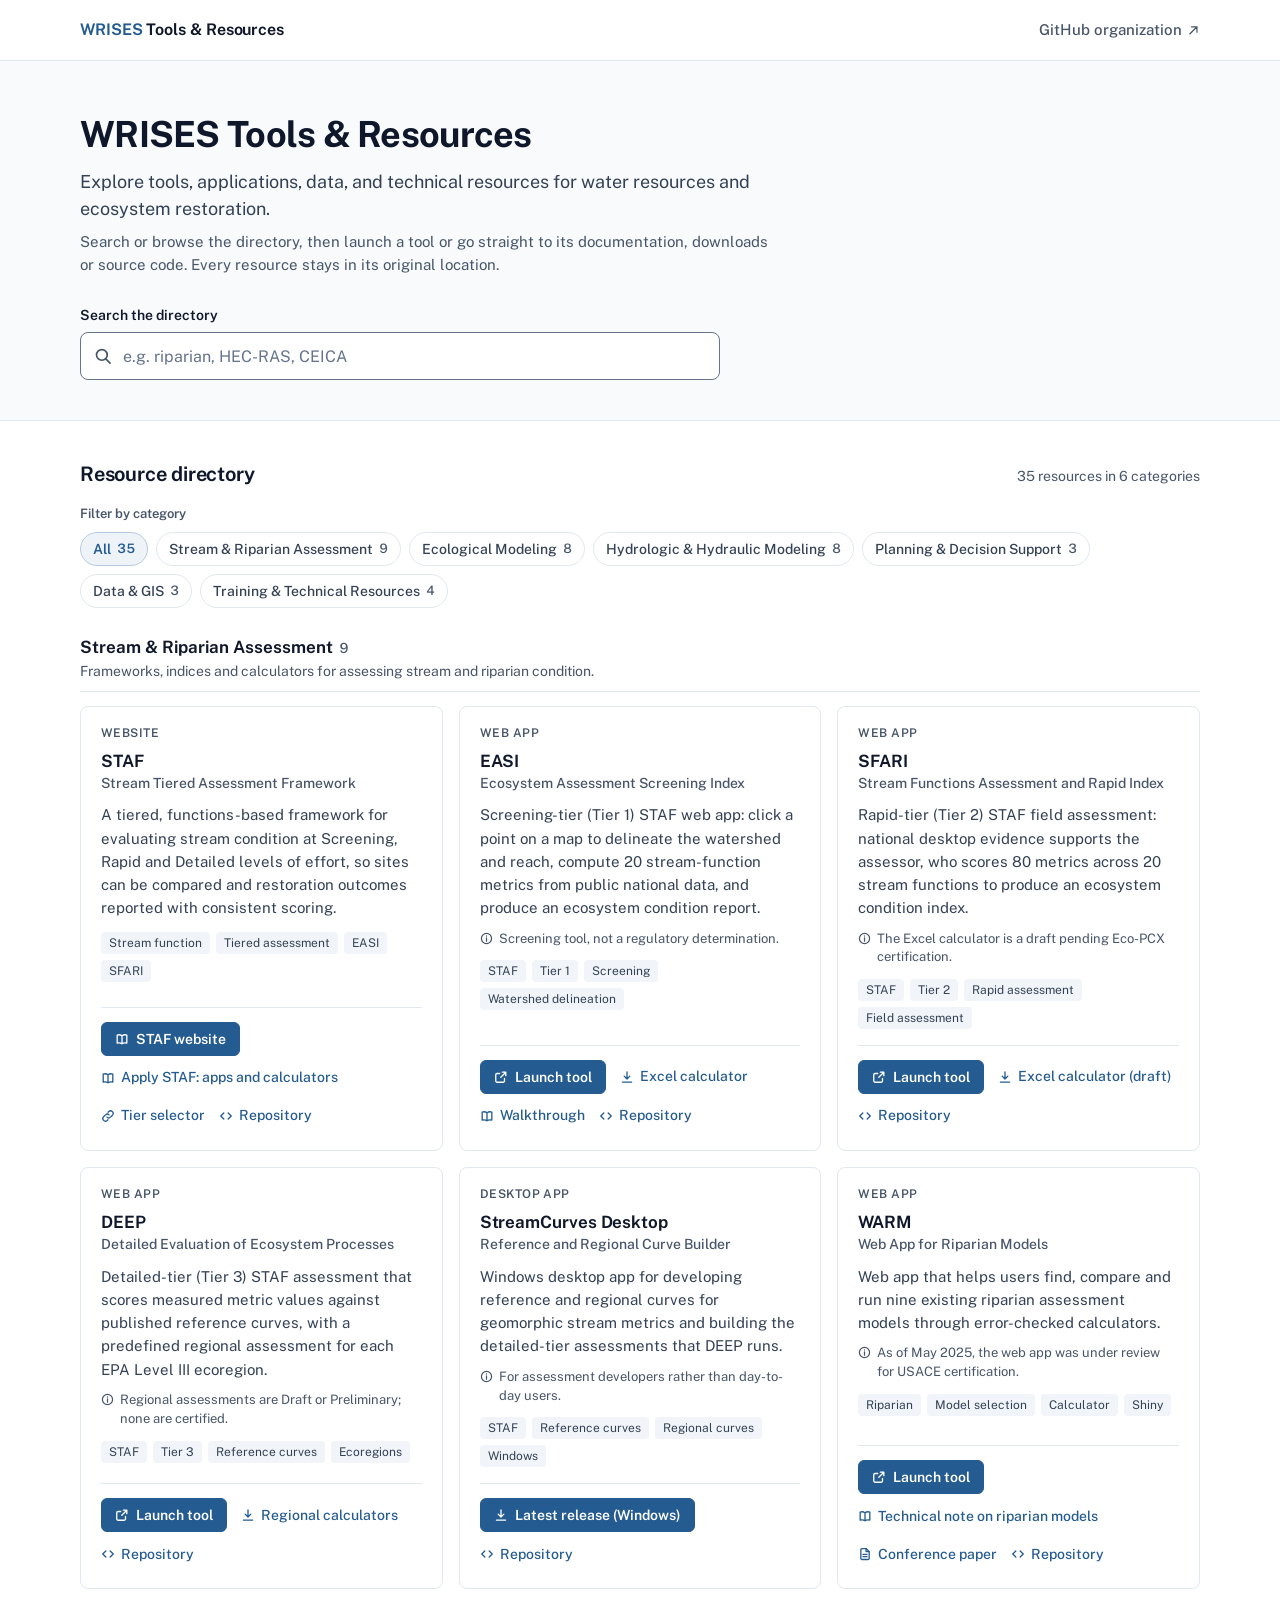
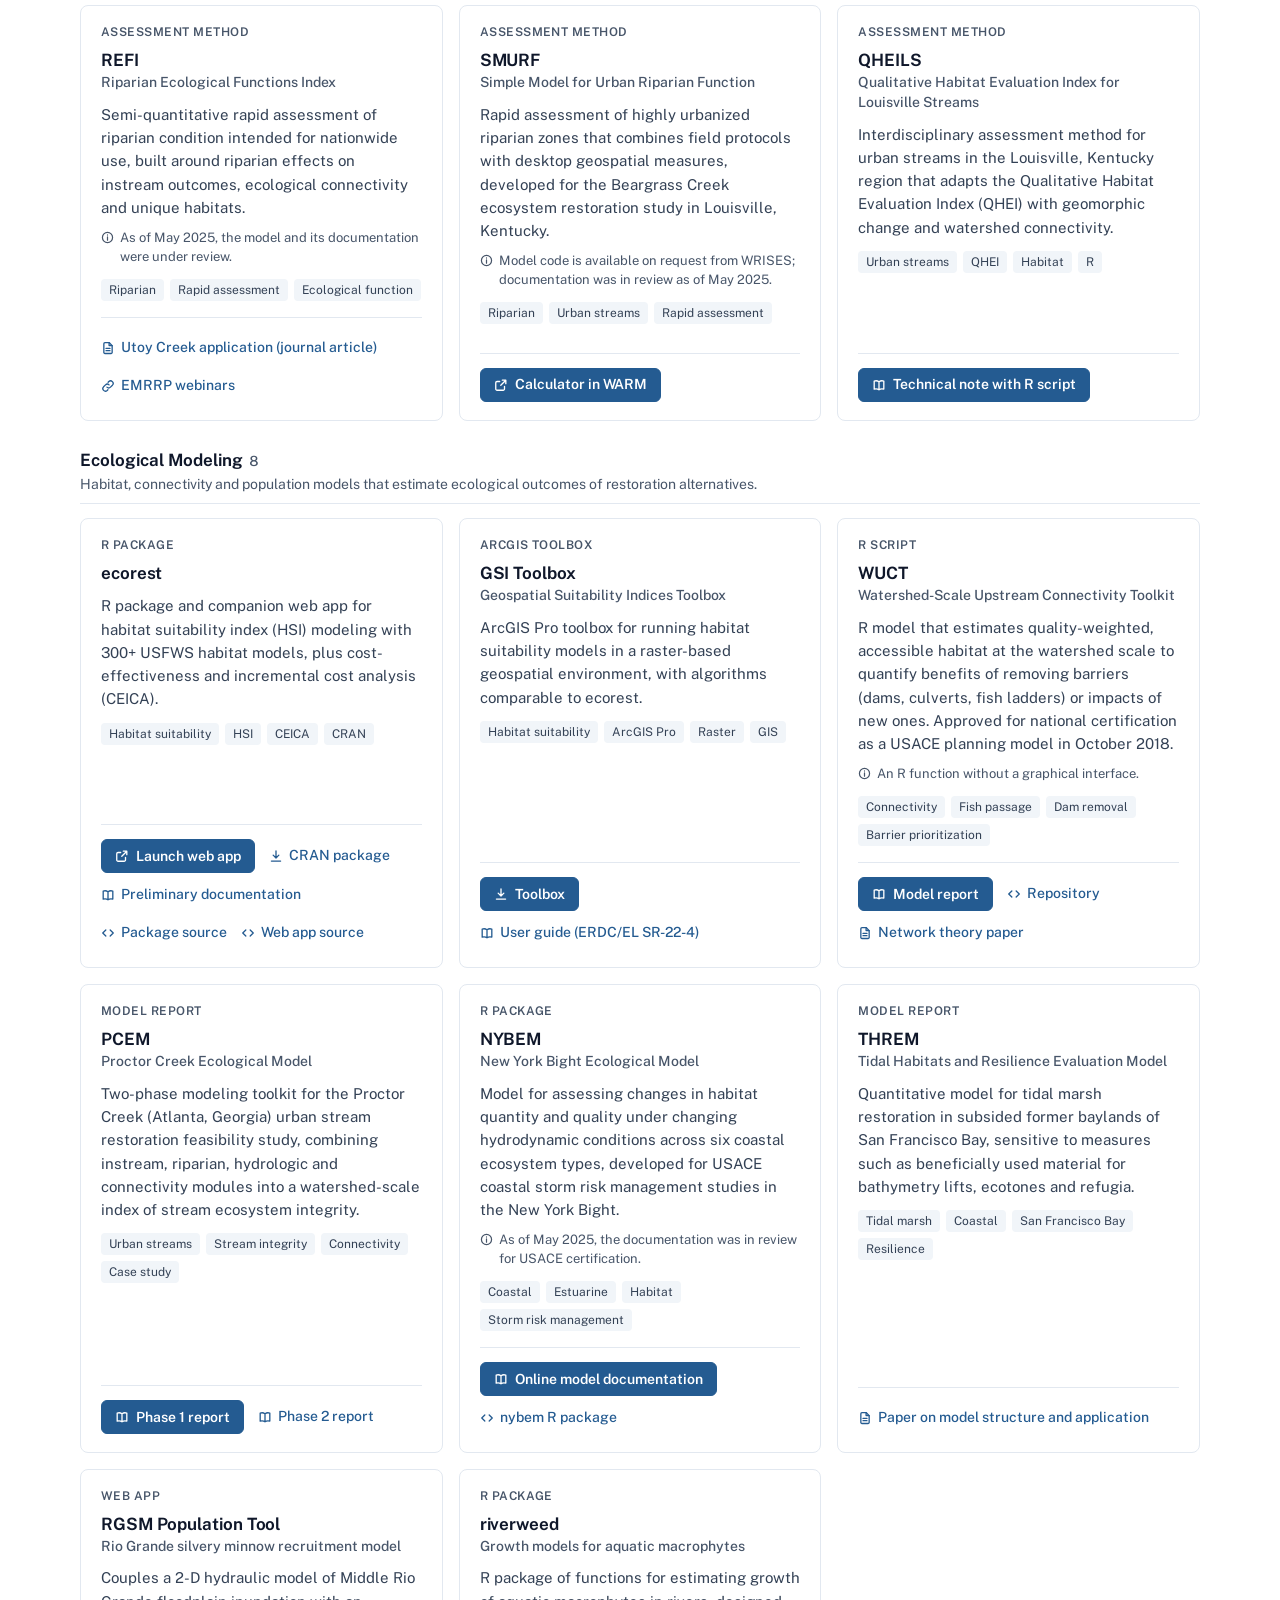
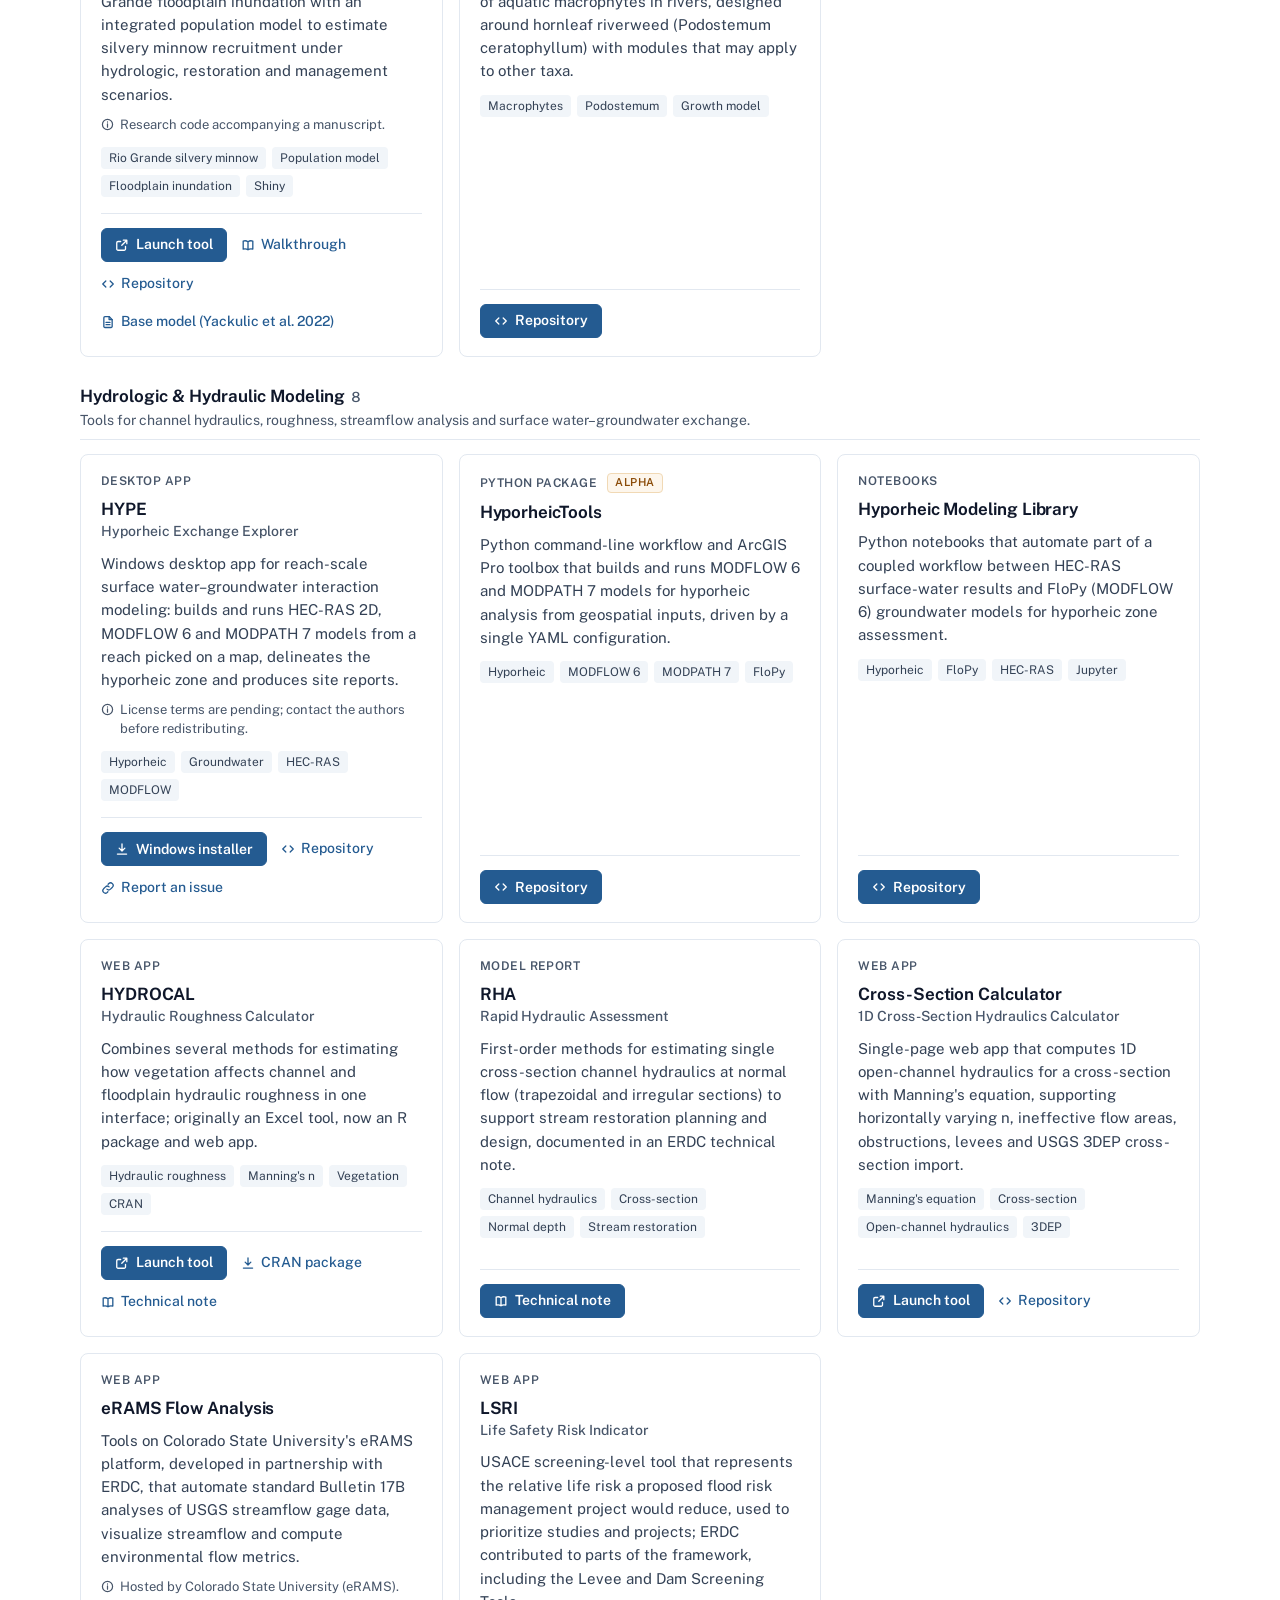
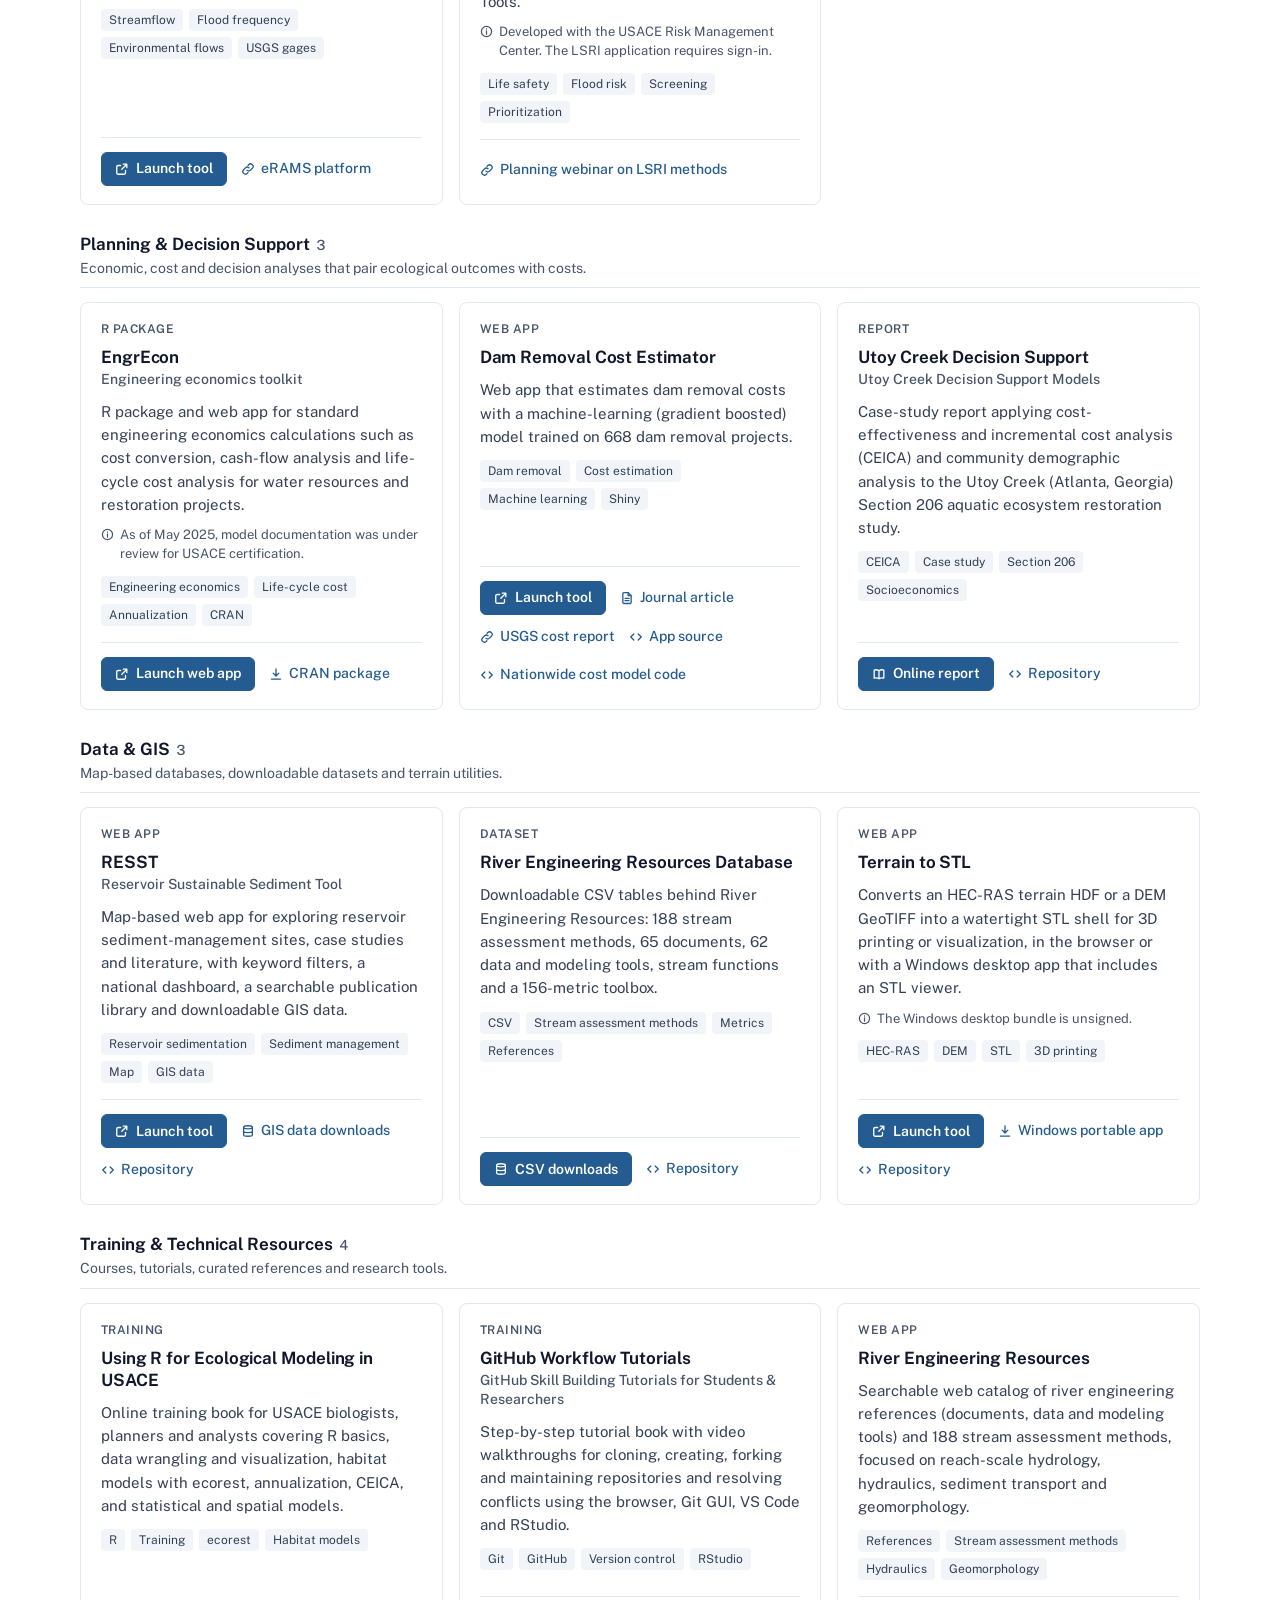
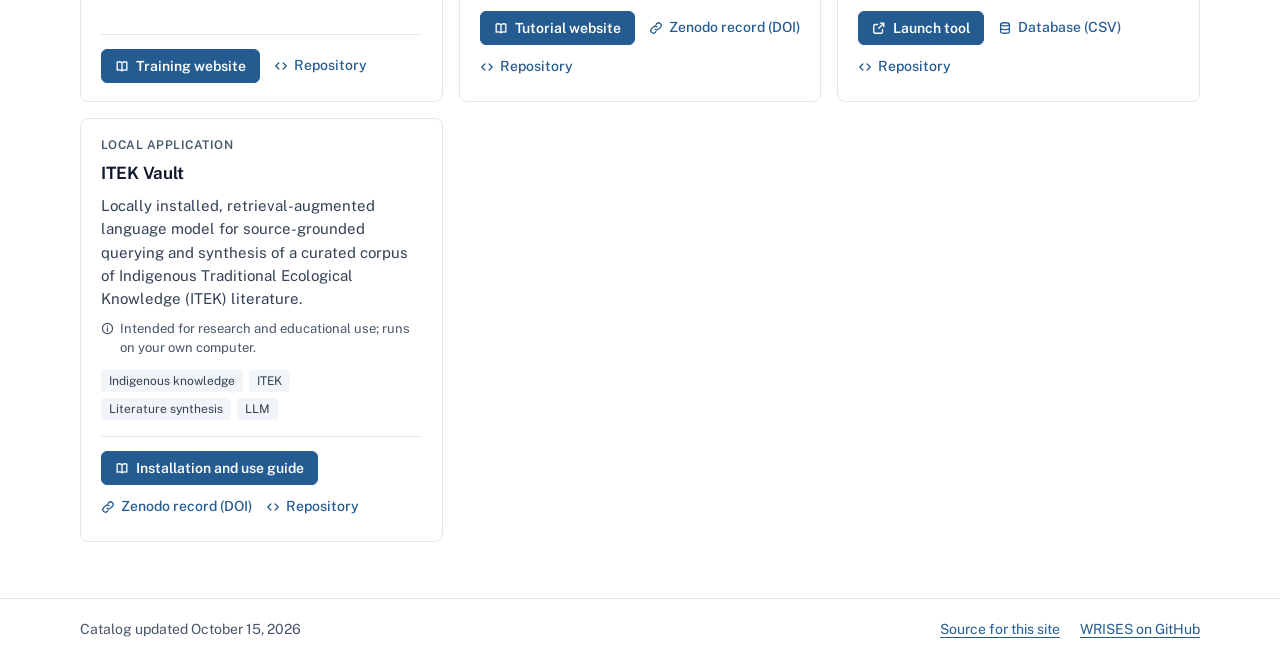
<file: index.html>
<!doctype html>
<html lang="en">
<head>
  <meta charset="utf-8">
  <meta name="viewport" content="width=device-width, initial-scale=1">
  <meta http-equiv="Content-Security-Policy" content="default-src 'self'; img-src 'self' data:; object-src 'none'; base-uri 'self'; form-action 'none'">
  <title>WRISES Tools &amp; Resources</title>
  <meta name="description" content="Explore tools, applications, data, and technical resources for water resources and ecosystem restoration from the WRISES GitHub organization.">
  <meta name="color-scheme" content="light">
  <link rel="icon" href="favicon.svg" type="image/svg+xml">
  <link rel="preload" href="fonts/public-sans-latin-wght-normal.woff2" as="font" type="font/woff2" crossorigin>
  <link rel="stylesheet" href="css/styles.css">
  <script type="module" src="js/app.js"></script>
</head>
<body>
  <a class="skip-link" href="#main">Skip to main content</a>

  <svg class="icon-sprite" xmlns="http://www.w3.org/2000/svg" aria-hidden="true" focusable="false">
    <symbol id="i-search" viewBox="0 0 16 16"><circle cx="7" cy="7" r="4.75"/><path d="m10.5 10.5 3.75 3.75"/></symbol>
    <symbol id="i-launch" viewBox="0 0 16 16"><path d="M9.5 2.5h4v4M13.5 2.5 7.75 8.25"/><path d="M12 9.5v3a1.5 1.5 0 0 1-1.5 1.5h-7A1.5 1.5 0 0 1 2 12.5v-7A1.5 1.5 0 0 1 3.5 4h3"/></symbol>
    <symbol id="i-download" viewBox="0 0 16 16"><path d="M8 2.25v8M4.75 7 8 10.25 11.25 7M2.75 13.75h10.5"/></symbol>
    <symbol id="i-book" viewBox="0 0 16 16"><path d="M8 4.25c-1.6-1.1-3.4-1.4-5.5-.75v9.25c2.1-.65 3.9-.35 5.5.75 1.6-1.1 3.4-1.4 5.5-.75V3.5C11.4 2.85 9.6 3.15 8 4.25ZM8 4.25v9.25"/></symbol>
    <symbol id="i-database" viewBox="0 0 16 16"><ellipse cx="8" cy="3.75" rx="5" ry="1.75"/><path d="M3 3.75v8.5c0 .97 2.24 1.75 5 1.75s5-.78 5-1.75v-8.5M3 8c0 .97 2.24 1.75 5 1.75S13 8.97 13 8"/></symbol>
    <symbol id="i-code" viewBox="0 0 16 16"><path d="M5.5 4.5 2 8l3.5 3.5M10.5 4.5 14 8l-3.5 3.5"/></symbol>
    <symbol id="i-file" viewBox="0 0 16 16"><path d="M9.25 1.75H4.5A1.25 1.25 0 0 0 3.25 3v10a1.25 1.25 0 0 0 1.25 1.25h7A1.25 1.25 0 0 0 12.75 13V5.25Z"/><path d="M9.25 1.75v3.5h3.5M5.75 8.5h4.5M5.75 11h4.5"/></symbol>
    <symbol id="i-link" viewBox="0 0 16 16"><path d="M6.75 9.25a2.9 2.9 0 0 0 4.1 0l2.2-2.2a2.9 2.9 0 0 0-4.1-4.1l-.8.8"/><path d="M9.25 6.75a2.9 2.9 0 0 0-4.1 0l-2.2 2.2a2.9 2.9 0 0 0 4.1 4.1l.8-.8"/></symbol>
    <symbol id="i-info" viewBox="0 0 16 16"><circle cx="8" cy="8" r="6.25"/><path d="M8 7.25v4M8 4.9v.1"/></symbol>
    <symbol id="i-external" viewBox="0 0 16 16"><path d="M5.5 3.5h7v7M12.5 3.5l-9 9"/></symbol>
  </svg>

  <header class="site-header">
    <div class="container header-inner">
      <a class="brand" href="./"><span class="brand-mark">WRISES</span> Tools &amp; Resources</a>
      <nav class="site-nav" aria-label="Main">
        <ul>
          <li><a href="https://github.com/USACE-WRISES" target="_blank" rel="noopener">GitHub organization<svg class="icon" aria-hidden="true" focusable="false"><use href="#i-external"/></svg><span class="visually-hidden"> (opens in a new tab)</span></a></li>
        </ul>
      </nav>
    </div>
  </header>

  <main id="main" tabindex="-1">
    <section class="intro" aria-labelledby="page-title">
      <div class="container">
        <h1 id="page-title">WRISES Tools &amp; Resources</h1>
        <p class="lede">Explore tools, applications, data, and technical resources for water resources and ecosystem restoration.</p>
        <p class="intro-text">Search or browse the directory, then launch a tool or go straight to its documentation, downloads or source code. Every resource stays in its original location.</p>
        <form class="search" id="search-form" role="search">
          <label class="search-label" for="search-input">Search the directory</label>
          <div class="search-field">
            <svg class="icon search-icon" aria-hidden="true" focusable="false"><use href="#i-search"/></svg>
            <input class="search-input" id="search-input" name="q" type="search" placeholder="e.g. riparian, HEC-RAS, CEICA" autocomplete="off" spellcheck="false" aria-describedby="result-status">
          </div>
        </form>
      </div>
    </section>

    <section class="section directory" id="directory" aria-labelledby="directory-title">
      <div class="container">
        <div class="section-head">
          <h2 class="section-title" id="directory-title">Resource directory</h2>
          <p class="result-status" id="result-status" role="status"></p>
        </div>
        <fieldset class="filters" id="filters" hidden>
          <legend class="filters-legend">Filter by category</legend>
          <div class="filter-options" id="filter-options"></div>
        </fieldset>
        <div class="results" id="results"></div>
        <div class="empty-state" id="empty-state" hidden>
          <p>No resources match your search.</p>
          <button class="button button-secondary" id="clear-filters" type="button">Clear search and filters</button>
        </div>
        <noscript>
          <p class="notice">This directory needs JavaScript to list its resources. You can browse the <a href="https://github.com/USACE-WRISES" target="_blank" rel="noopener">WRISES GitHub organization<span class="visually-hidden"> (opens in a new tab)</span></a> directly.</p>
        </noscript>
      </div>
    </section>
  </main>

  <footer class="site-footer">
    <div class="container footer-inner">
      <p id="catalog-date-wrap" hidden>Catalog updated <time id="catalog-date"></time></p>
      <ul class="footer-links">
        <li><a href="https://github.com/USACE-WRISES/tools" target="_blank" rel="noopener">Source for this site<span class="visually-hidden"> (opens in a new tab)</span></a></li>
        <li><a href="https://github.com/USACE-WRISES" target="_blank" rel="noopener">WRISES on GitHub<span class="visually-hidden"> (opens in a new tab)</span></a></li>
      </ul>
    </div>
  </footer>
</body>
</html>
</file>
<file: css/styles.css>
/* WRISES Tools & Resources
   Light, minimal design system. Colors are defined once below; every pairing meets WCAG AA. */

@font-face {
  font-family: "Public Sans";
  font-style: normal;
  font-weight: 100 900;
  font-display: swap;
  src: url("../fonts/public-sans-latin-wght-normal.woff2") format("woff2");
  unicode-range: U+0000-00FF, U+0131, U+0152-0153, U+02BB-02BC, U+02C6, U+02DA, U+02DC, U+0304, U+0308,
    U+0329, U+2000-206F, U+20AC, U+2122, U+2191, U+2193, U+2212, U+2215, U+FEFF, U+FFFD;
}

:root {
  color-scheme: light;

  --font-sans: "Public Sans", system-ui, -apple-system, "Segoe UI", Roboto, "Helvetica Neue", Arial, sans-serif;

  --bg: #ffffff;
  --surface: #f8fafc;
  --surface-strong: #f1f5f9;
  --text: #0f172a;
  --text-body: #334155;
  --muted: #475569;
  --border: #e2e8f0;
  --border-hover: #cbd5e1;
  --border-input: #64748b;
  --accent: #245b91;
  --accent-hover: #1d4a77;
  --accent-soft: #eef3f8;
  --accent-line: #b6cbe0;
  --status-bg: #fdf6ec;
  --status-text: #8a4b08;
  --status-line: #f1d9b5;

  --radius: 6px;
  --radius-lg: 8px;
  --container: 1120px;
  --gutter: 24px;
}

*,
*::before,
*::after {
  box-sizing: border-box;
}

html {
  -webkit-text-size-adjust: 100%;
  text-size-adjust: 100%;
}

body {
  margin: 0;
  background: var(--bg);
  color: var(--text);
  font-family: var(--font-sans);
  font-size: 1rem;
  line-height: 1.55;
  font-feature-settings: "kern";
  -webkit-font-smoothing: antialiased;
}

h1,
h2,
h3,
h4,
p,
ul {
  margin: 0;
}

ul {
  padding: 0;
  list-style: none;
}

a {
  color: var(--accent);
  text-decoration-thickness: 1px;
  text-underline-offset: 0.18em;
}

a:hover {
  color: var(--accent-hover);
}

:focus-visible {
  outline: 3px solid var(--accent);
  outline-offset: 2px;
}

[hidden] {
  display: none !important;
}

.visually-hidden {
  position: absolute !important;
  width: 1px;
  height: 1px;
  margin: -1px;
  padding: 0;
  overflow: hidden;
  clip: rect(0 0 0 0);
  white-space: nowrap;
  border: 0;
}

.container {
  width: 100%;
  max-width: calc(var(--container) + 2 * var(--gutter));
  margin: 0 auto;
  padding: 0 var(--gutter);
}

.icon {
  flex: none;
  width: 1em;
  height: 1em;
  fill: none;
  stroke: currentColor;
  stroke-width: 1.5;
  stroke-linecap: round;
  stroke-linejoin: round;
}

.icon-sprite {
  position: absolute;
  width: 0;
  height: 0;
  overflow: hidden;
}

/* Skip link */

.skip-link {
  position: absolute;
  top: 8px;
  left: 8px;
  z-index: 10;
  padding: 8px 14px;
  border-radius: var(--radius);
  background: var(--accent);
  color: #fff;
  font-weight: 600;
  text-decoration: none;
  transform: translateY(-160%);
}

.skip-link:focus,
.skip-link:focus-visible {
  transform: none;
  color: #fff;
}

/* Header */

.site-header {
  border-bottom: 1px solid var(--border);
  background: var(--bg);
}

.header-inner {
  display: flex;
  flex-wrap: wrap;
  align-items: center;
  justify-content: space-between;
  gap: 6px 24px;
  min-height: 60px;
  padding-top: 10px;
  padding-bottom: 10px;
}

.brand {
  color: var(--text);
  font-size: 1rem;
  font-weight: 650;
  letter-spacing: -0.005em;
  text-decoration: none;
}

.brand:hover {
  color: var(--text);
}

.brand-mark {
  color: var(--accent);
}

.site-nav ul {
  display: flex;
  flex-wrap: wrap;
  gap: 4px 20px;
}

.site-nav a {
  display: inline-flex;
  align-items: center;
  gap: 5px;
  min-height: 32px;
  color: var(--muted);
  font-size: 0.9375rem;
  font-weight: 500;
  text-decoration: none;
}

.site-nav a:hover {
  color: var(--text);
  text-decoration: underline;
}

.site-nav .icon {
  width: 0.85em;
  height: 0.85em;
}

/* Intro */

.intro {
  border-bottom: 1px solid var(--border);
  background: var(--surface);
  padding: 52px 0 40px;
}

.intro h1 {
  font-size: clamp(1.75rem, 1.45rem + 1vw, 2.25rem);
  font-weight: 700;
  line-height: 1.2;
  letter-spacing: -0.02em;
}

.lede {
  max-width: 44rem;
  margin-top: 12px;
  color: var(--text-body);
  font-size: 1.125rem;
  line-height: 1.5;
}

.intro-text {
  max-width: 44rem;
  margin-top: 8px;
  color: var(--muted);
  font-size: 0.9375rem;
}

.search {
  max-width: 40rem;
  margin-top: 28px;
}

.search-label {
  display: block;
  margin-bottom: 6px;
  color: var(--text);
  font-size: 0.875rem;
  font-weight: 600;
}

.search-field {
  position: relative;
}

.search-icon {
  position: absolute;
  top: 50%;
  left: 14px;
  width: 18px;
  height: 18px;
  color: var(--muted);
  transform: translateY(-50%);
  pointer-events: none;
}

.search-input {
  width: 100%;
  height: 48px;
  padding: 0 14px 0 42px;
  border: 1px solid var(--border-input);
  border-radius: var(--radius-lg);
  background: var(--bg);
  color: var(--text);
  font: inherit;
  font-size: 1rem;
}

.search-input::placeholder {
  color: #64748b;
  opacity: 1;
}

.search-input:focus {
  border-color: var(--accent);
  outline: 3px solid var(--accent);
  outline-offset: 2px;
}

/* Sections */

.section {
  padding: 40px 0 56px;
  scroll-margin-top: 12px;
}

.section-head {
  display: flex;
  flex-wrap: wrap;
  align-items: baseline;
  justify-content: space-between;
  gap: 4px 16px;
  margin-bottom: 16px;
}

.section-title {
  font-size: 1.25rem;
  font-weight: 650;
  line-height: 1.3;
  letter-spacing: -0.01em;
}

.result-status {
  color: var(--muted);
  font-size: 0.875rem;
}

/* Filters */

.filters {
  margin: 0 0 8px;
  padding: 0;
  border: 0;
  min-width: 0;
}

.filters-legend {
  float: left;
  width: 100%;
  margin-bottom: 8px;
  padding: 0;
  color: var(--muted);
  font-size: 0.8125rem;
  font-weight: 600;
}

.filter-options {
  clear: both;
  display: flex;
  flex-wrap: wrap;
  gap: 8px;
}

.filter-chip {
  position: relative;
  display: inline-flex;
  cursor: pointer;
}

.filter-input {
  position: absolute;
  inset: 0;
  width: 100%;
  height: 100%;
  margin: 0;
  opacity: 0;
  cursor: pointer;
}

.filter-text {
  display: inline-flex;
  align-items: center;
  gap: 6px;
  min-height: 34px;
  padding: 5px 12px;
  border: 1px solid var(--border);
  border-radius: 999px;
  background: var(--bg);
  color: var(--text-body);
  font-size: 0.875rem;
  font-weight: 500;
  line-height: 1.3;
  transition: border-color 120ms ease, background-color 120ms ease;
}

.filter-count {
  color: var(--muted);
  font-size: 0.8125rem;
  font-variant-numeric: tabular-nums;
}

.filter-chip:hover .filter-text {
  border-color: var(--border-hover);
}

.filter-input:checked + .filter-text {
  border-color: var(--accent-line);
  background: var(--accent-soft);
  color: var(--accent);
  font-weight: 600;
}

.filter-input:checked + .filter-text .filter-count {
  color: var(--accent);
}

.filter-input:focus-visible + .filter-text {
  outline: 3px solid var(--accent);
  outline-offset: 2px;
}

.filter-chip.is-empty .filter-text {
  color: var(--muted);
}

/* Category groups */

.category-group {
  margin-top: 28px;
}

.group-head {
  margin-bottom: 14px;
  padding-bottom: 8px;
  border-bottom: 1px solid var(--border);
}

.group-title {
  font-size: 1.0625rem;
  font-weight: 650;
  line-height: 1.35;
}

.group-count {
  margin-left: 6px;
  color: var(--muted);
  font-size: 0.875rem;
  font-weight: 500;
  font-variant-numeric: tabular-nums;
}

.group-description {
  margin-top: 2px;
  color: var(--muted);
  font-size: 0.875rem;
}

/* Cards */

.card-grid {
  display: grid;
  grid-template-columns: repeat(auto-fill, minmax(min(100%, 19rem), 1fr));
  gap: 16px;
}

.card {
  display: flex;
  flex-direction: column;
  min-width: 0;
  padding: 18px 20px;
  border: 1px solid var(--border);
  border-radius: var(--radius-lg);
  background: var(--bg);
  overflow-wrap: anywhere;
  transition: border-color 120ms ease;
}

.card:hover {
  border-color: var(--border-hover);
}

.card-meta {
  display: flex;
  flex-wrap: wrap;
  align-items: center;
  gap: 4px 10px;
  margin-bottom: 8px;
  color: var(--muted);
  font-size: 0.75rem;
  font-weight: 600;
  letter-spacing: 0.04em;
  line-height: 1.4;
  text-transform: uppercase;
}

.badge {
  display: inline-block;
  padding: 1px 7px;
  border: 1px solid var(--status-line);
  border-radius: 4px;
  background: var(--status-bg);
  color: var(--status-text);
  font-size: 0.6875rem;
  letter-spacing: 0.04em;
}

.card-title {
  color: var(--text);
  font-size: 1.0625rem;
  font-weight: 650;
  line-height: 1.3;
  letter-spacing: -0.005em;
}

.card-subtitle {
  margin-top: 2px;
  color: var(--muted);
  font-size: 0.875rem;
  font-weight: 500;
  line-height: 1.4;
}

.card-description {
  margin-top: 10px;
  color: var(--text-body);
  font-size: 0.9375rem;
  line-height: 1.55;
}

.card-note {
  display: flex;
  gap: 6px;
  margin-top: 10px;
  color: var(--muted);
  font-size: 0.8125rem;
  line-height: 1.45;
}

.card-note .icon {
  margin-top: 0.15em;
}

.tag-list {
  display: flex;
  flex-wrap: wrap;
  gap: 6px;
  margin-top: 12px;
}

.tag {
  padding: 2px 8px;
  border-radius: 4px;
  background: var(--surface-strong);
  color: var(--text-body);
  font-size: 0.75rem;
  line-height: 1.5;
}

.card-actions {
  display: flex;
  flex-wrap: wrap;
  align-items: center;
  gap: 6px 14px;
  margin-top: auto;
  padding-top: 14px;
}

.card-actions::before {
  content: "";
  flex-basis: 100%;
  height: 0;
  margin-top: 2px;
  margin-bottom: 8px;
  border-top: 1px solid var(--border);
}

.button {
  display: inline-flex;
  align-items: center;
  justify-content: center;
  gap: 7px;
  min-height: 34px;
  padding: 6px 13px;
  border: 1px solid var(--accent);
  border-radius: var(--radius);
  background: var(--accent);
  color: #fff;
  font: inherit;
  font-size: 0.875rem;
  font-weight: 600;
  line-height: 1.2;
  text-decoration: none;
  cursor: pointer;
  transition: background-color 120ms ease, border-color 120ms ease;
}

.button:hover {
  border-color: var(--accent-hover);
  background: var(--accent-hover);
  color: #fff;
}

.button-secondary {
  background: var(--bg);
  color: var(--accent);
}

.button-secondary:hover {
  background: var(--accent-soft);
  color: var(--accent-hover);
}

.action-link {
  display: inline-flex;
  align-items: center;
  gap: 6px;
  min-height: 32px;
  color: var(--accent);
  font-size: 0.875rem;
  font-weight: 500;
  text-decoration: none;
}

.action-link:hover {
  text-decoration: underline;
}

/* States */

.loading,
.notice {
  padding: 20px;
  border: 1px solid var(--border);
  border-radius: var(--radius-lg);
  background: var(--surface);
  color: var(--muted);
}

.notice p + p {
  margin-top: 6px;
}

.notice-error {
  border-color: var(--status-line);
  background: var(--status-bg);
  color: var(--text-body);
}

.empty-state {
  margin-top: 20px;
  padding: 32px 20px;
  border: 1px dashed var(--border-hover);
  border-radius: var(--radius-lg);
  text-align: center;
}

.empty-state p {
  margin-bottom: 14px;
  color: var(--muted);
}

/* Footer */

.site-footer {
  border-top: 1px solid var(--border);
  background: var(--bg);
  color: var(--muted);
  font-size: 0.875rem;
}

.footer-inner {
  display: flex;
  flex-wrap: wrap;
  justify-content: space-between;
  gap: 8px 24px;
  padding-top: 20px;
  padding-bottom: 24px;
}

.footer-links {
  display: flex;
  flex-wrap: wrap;
  gap: 4px 20px;
}

/* 404 page */

.not-found {
  padding: 72px 0 96px;
}

.not-found p {
  max-width: 40rem;
  margin-top: 12px;
  color: var(--text-body);
}

.not-found .button {
  margin-top: 24px;
}

/* Small screens */

@media (max-width: 640px) {
  :root {
    --gutter: 16px;
  }

  .header-inner {
    padding-top: 12px;
    padding-bottom: 12px;
  }

  .site-nav ul {
    gap: 2px 16px;
  }

  .intro {
    padding: 32px 0 28px;
  }

  .lede {
    font-size: 1.0625rem;
  }

  .search {
    margin-top: 22px;
  }

  .section {
    padding-top: 32px;
  }

  .card {
    padding: 16px;
  }
}

@media (prefers-reduced-motion: reduce) {
  *,
  *::before,
  *::after {
    transition: none !important;
  }
}

@media (forced-colors: active) {
  .filter-input:checked + .filter-text {
    border: 2px solid Highlight;
  }

  .button {
    border: 1px solid ButtonText;
  }

  .badge,
  .tag {
    border: 1px solid CanvasText;
  }
}

@media print {
  .site-nav,
  .search,
  .filters,
  .skip-link {
    display: none !important;
  }

  .card {
    break-inside: avoid;
  }

  .action-link::after {
    content: " (" attr(href) ")";
    font-weight: 400;
  }
}
</file>
